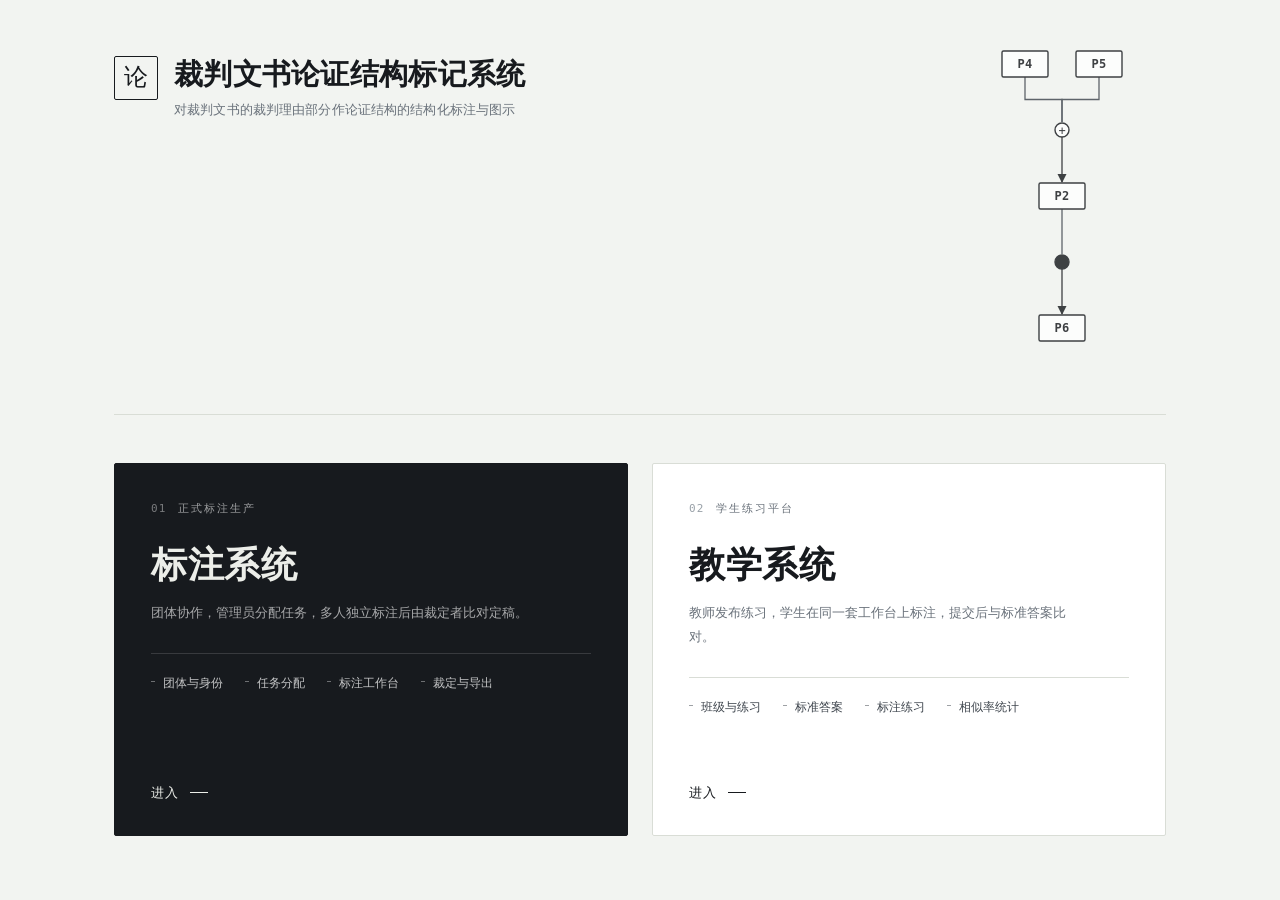
<file: prototype/index.html>
<!DOCTYPE html>
<html lang="zh-CN">
<head>
<meta charset="UTF-8">
<meta name="viewport" content="width=device-width, initial-scale=1">
<title>裁判文书论证结构标记系统</title>
<link rel="stylesheet" href="assets/css/tokens.css">
<link rel="stylesheet" href="assets/css/base.css">
<link rel="stylesheet" href="assets/css/components.css">
<link rel="stylesheet" href="assets/css/entry.css">
</head>
<body>

<div class="entry">

  <header class="entry-head">
    <div class="entry-brand">
      <div class="mark">论</div>
      <div>
        <h1>裁判文书论证结构标记系统</h1>
        <p>对裁判文书的裁判理由部分作论证结构的结构化标注与图示</p>
      </div>
    </div>
    <div class="entry-fig" id="entry-fig"></div>
  </header>

  <main class="entry-cards">

    <a class="ecard ecard--ink" href="labeling.html">
      <div class="ecard-top">
        <span class="ecard-no">01</span>
        <span class="ecard-kind">正式标注生产</span>
      </div>
      <h2>标注系统</h2>
      <p class="ecard-desc">团体协作，管理员分配任务，多人独立标注后由裁定者比对定稿。</p>
      <ul class="ecard-list">
        <li>团体与身份</li>
        <li>任务分配</li>
        <li>标注工作台</li>
        <li>裁定与导出</li>
      </ul>
      <span class="ecard-go">进入</span>
    </a>

    <a class="ecard" href="teaching.html">
      <div class="ecard-top">
        <span class="ecard-no">02</span>
        <span class="ecard-kind">学生练习平台</span>
      </div>
      <h2>教学系统</h2>
      <p class="ecard-desc">教师发布练习，学生在同一套工作台上标注，提交后与标准答案比对。</p>
      <ul class="ecard-list">
        <li>班级与练习</li>
        <li>标准答案</li>
        <li>标注练习</li>
        <li>相似率统计</li>
      </ul>
      <span class="ecard-go">进入</span>
    </a>

  </main>

</div>

<script src="assets/js/core/data.js"></script>
<script src="assets/js/core/formal.js"></script>
<script src="assets/js/core/graph.js"></script>
<script src="assets/js/core/diagram.js"></script>
<script src="assets/js/core/ui.js"></script>
<script>
(function () {
  'use strict';

  /* 页首图示：指南 §7 文书一 R1–R3 的真实结构，尺寸即实际渲染尺寸 */
  var elements = [
    { seq: 'P4', code: 'SM' }, { seq: 'P5', code: 'SF' },
    { seq: 'P2', code: 'GM' }, { seq: 'P6', code: 'SM' }
  ];
  var relations = [
    { id: 'R1', tree: { t: 'J', c: [{ p: 'P4' }, { p: 'P5' }] } },
    { id: 'R2', tree: { t: 'M', c: [{ t: 'J', c: [{ p: 'P4' }, { p: 'P5' }] }, { p: 'P2' }] } },
    { id: 'R3', tree: { t: 'S', c: [{ t: 'M', c: [{ t: 'J', c: [{ p: 'P4' }, { p: 'P5' }] }, { p: 'P2' }] }, { p: 'P6' }] } }
  ];
  var lay = Graph.layout(elements, relations, { gapY: 40, propW: 46, propH: 26, relR: 7, padX: 8, padY: 8 });
  var out = Diagram.render(lay, {});
  document.getElementById('entry-fig').appendChild(out.svg);
})();
</script>
</body>
</html>
</file>
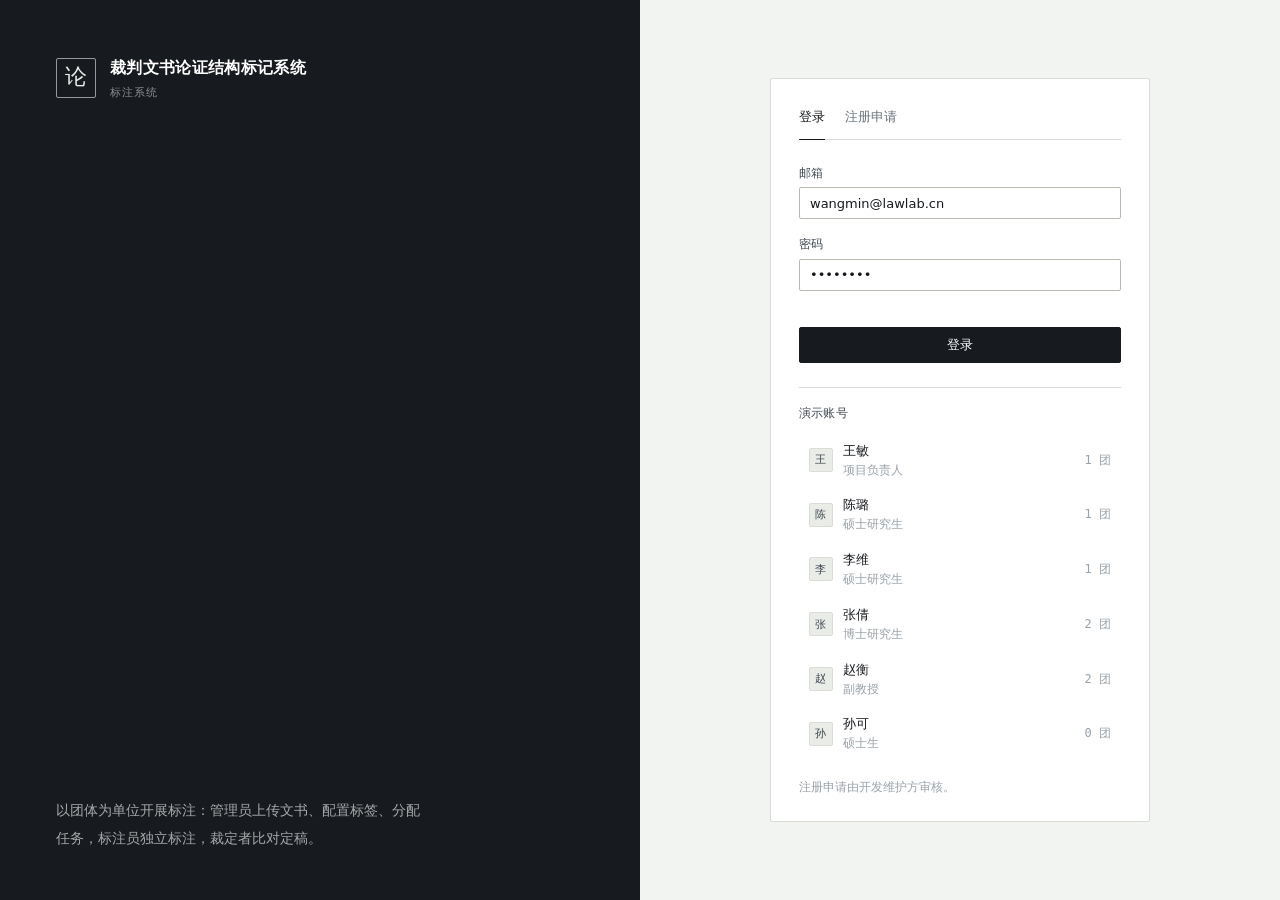
<file: prototype/labeling.html>
<!DOCTYPE html>
<html lang="zh-CN">
<head>
<meta charset="UTF-8">
<meta name="viewport" content="width=device-width, initial-scale=1">
<title>标注系统 · 裁判文书论证结构标记系统</title>
<link rel="stylesheet" href="assets/css/tokens.css">
<link rel="stylesheet" href="assets/css/base.css">
<link rel="stylesheet" href="assets/css/auth.css">
<link rel="stylesheet" href="assets/css/shell.css">
<link rel="stylesheet" href="assets/css/components.css">
<link rel="stylesheet" href="assets/css/pages.css">
<link rel="stylesheet" href="assets/css/systems.css">
</head>
<body>

<div id="root"></div>
<div id="toasts" class="toasts"></div>

<script src="assets/js/core/data.js"></script>
<script src="assets/js/core/text.js"></script>
<script src="assets/js/core/formal.js"></script>
<script src="assets/js/core/graph.js"></script>
<script src="assets/js/core/diagram.js"></script>
<script src="assets/js/core/ui.js"></script>

<script src="assets/js/labeling/store.js"></script>

<script src="assets/js/labeling/pages/overview.js"></script>
<script src="assets/js/labeling/pages/workbench.js"></script>
<script src="assets/js/labeling/pages/docs.js"></script>
<script src="assets/js/labeling/pages/taxonomy.js"></script>
<script src="assets/js/labeling/pages/tasks.js"></script>
<script src="assets/js/labeling/pages/members.js"></script>
<script src="assets/js/labeling/pages/output.js"></script>
<script src="assets/js/labeling/pages/mine.js"></script>
<script src="assets/js/labeling/pages/arbitrate.js"></script>
<script src="assets/js/labeling/pages/finalized.js"></script>
<script src="assets/js/labeling/pages/review.js"></script>
<script src="assets/js/shared/workbench.js"></script>

<script src="assets/js/labeling/app.js"></script>
</body>
</html>
</file>
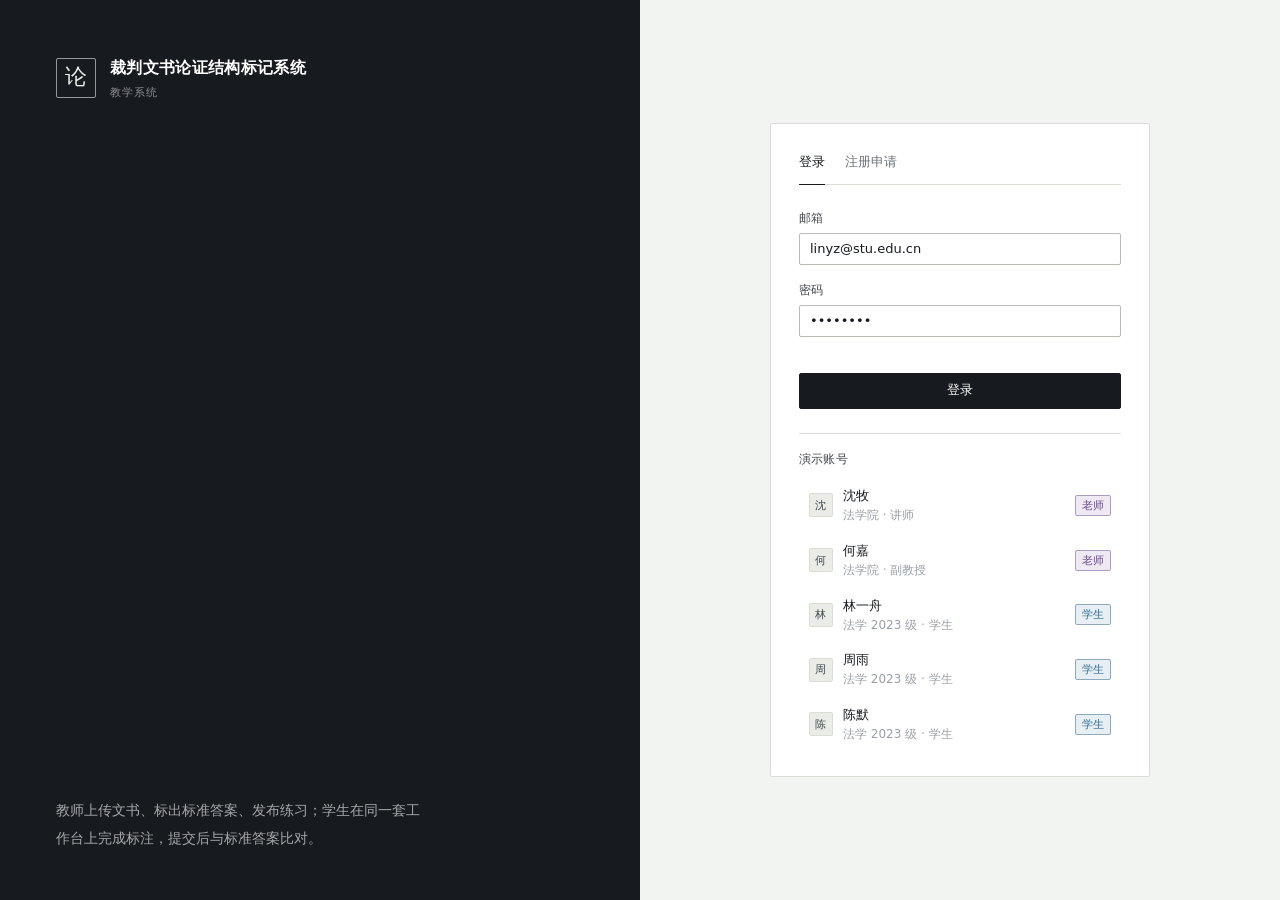
<file: prototype/teaching.html>
<!DOCTYPE html>
<html lang="zh-CN">
<head>
<meta charset="UTF-8">
<meta name="viewport" content="width=device-width, initial-scale=1">
<title>教学系统 · 裁判文书论证结构标记系统</title>
<link rel="stylesheet" href="assets/css/tokens.css">
<link rel="stylesheet" href="assets/css/base.css">
<link rel="stylesheet" href="assets/css/auth.css">
<link rel="stylesheet" href="assets/css/shell.css">
<link rel="stylesheet" href="assets/css/components.css">
<link rel="stylesheet" href="assets/css/pages.css">
<link rel="stylesheet" href="assets/css/systems.css">
</head>
<body>

<div id="root"></div>
<div id="toasts" class="toasts"></div>

<script src="assets/js/core/data.js"></script>
<script src="assets/js/core/text.js"></script>
<script src="assets/js/core/formal.js"></script>
<script src="assets/js/core/graph.js"></script>
<script src="assets/js/core/diagram.js"></script>
<script src="assets/js/core/ui.js"></script>

<script src="assets/js/teaching/store.js"></script>

<script src="assets/js/teaching/pages/overview.js"></script>
<script src="assets/js/teaching/pages/workbench.js"></script>
<script src="assets/js/teaching/pages/docs.js"></script>
<script src="assets/js/teaching/pages/answers.js"></script>
<script src="assets/js/teaching/pages/answer.js"></script>
<script src="assets/js/teaching/pages/exercises.js"></script>
<script src="assets/js/teaching/pages/members.js"></script>
<script src="assets/js/teaching/pages/stats.js"></script>
<script src="assets/js/teaching/pages/scores.js"></script>
<script src="assets/js/shared/workbench.js"></script>

<script src="assets/js/teaching/app.js"></script>
</body>
</html>
</file>
<file: prototype/assets/css/tokens.css>
/* ==========================================================================
   设计令牌
   底色取自判例集的纸与墨；饱和度全部留给分类编码。
   朱色为保留色：仅出现于「裁定 / 定稿 / 不可回退」语境。
   ========================================================================== */

:root {
  /* ---- 纸与墨 ---------------------------------------------------------- */
  --paper:        #f2f4f1;   /* 冷调纸灰（非奶油色） */
  --paper-raised: #ffffff;
  --paper-sunken: #e9ece7;
  --paper-tint:   #f7f8f6;

  --rule:         #d9ddd6;   /* 细线：判例集的栏线 */
  --rule-strong:  #b7bdb3;
  --rule-ink:     #171a1e;

  --ink:          #171a1e;
  --ink-2:        #3e454d;
  --ink-3:        #6a727b;
  --ink-4:        #99a1a8;
  --ink-5:        #c2c8cd;

  /* ---- 朱（保留色） ---------------------------------------------------- */
  --seal:         #8e2a22;
  --seal-ink:     #6f1f19;
  --seal-wash:    #f6e8e5;
  --seal-rule:    #dfb9b3;

  /* ---- 命题类型（一级） ------------------------------------------------ */
  --t-sf:         #2f6f8f;   /* 个别事实判断 */
  --t-sf-wash:    #e7eff4;
  --t-gf:         #4a7c59;   /* 一般事实判断 */
  --t-gf-wash:    #e8f0ea;
  --t-sm:         #b5651d;   /* 个别规范判断 */
  --t-sm-wash:    #f8eee2;
  --t-gm:         #6e4b8e;   /* 一般规范判断 */
  --t-gm-wash:    #efe9f4;
  --t-is:         #5a6b7d;   /* 争议焦点 */
  --t-is-wash:    #eceff2;
  --t-non:        #8d959c;   /* 非论证成分 */
  --t-non-wash:   #f0f1f2;

  /* ---- 二级标签（GM / SM 子类） ---------------------------------------- */
  --t-sub:        #8a6a3b;
  --t-sub-wash:   #f5efe4;

  /* ---- 语义色 ---------------------------------------------------------- */
  --ok:           #3f7a52;
  --ok-wash:      #e8f1ea;
  --warn:         #a8761c;
  --warn-wash:    #f8f1df;
  --danger:       var(--seal);
  --danger-wash:  var(--seal-wash);

  /* ---- 字体 ------------------------------------------------------------ */
  /* 文书正文用仿宋（裁判文书的实际印刷字体）；界面与标题一律用雅黑。
     标题曾用仿宋追求判例集质感，但小字号下发虚、且与界面字体混杂显得花，故统一。 */
  --font-display: "Microsoft YaHei", "微软雅黑", "PingFang SC", "Hiragino Sans GB", "Noto Sans CJK SC", system-ui, sans-serif;
  --font-doc:     "FangSong", "仿宋", "FangSong_GB2312", "STFangsong", "Songti SC", "SimSun", serif;
  --font-ui:      "Microsoft YaHei", "微软雅黑", "PingFang SC", "Hiragino Sans GB", "Noto Sans CJK SC", system-ui, sans-serif;
  --font-mono:    "Cascadia Mono", "Consolas", "SF Mono", "DejaVu Sans Mono", ui-monospace, monospace;

  /* 标题字重：雅黑细分 Regular/Bold，标题取 600 以见分量 */
  --fw-display: 600;

  --fs-11: 11px;  --fs-12: 12px;  --fs-13: 13px;  --fs-14: 14px;
  --fs-16: 16px;  --fs-19: 19px;  --fs-23: 23px;  --fs-29: 29px;
  --fs-36: 36px;  --fs-46: 46px;

  --lh-tight: 1.25;
  --lh-ui:    1.55;
  --lh-doc:   1.9;      /* 仿宋正文给足行距 */

  /* ---- 间距（4 基准） -------------------------------------------------- */
  --s1: 4px;  --s2: 8px;  --s3: 12px;  --s4: 16px;
  --s5: 24px; --s6: 32px; --s7: 48px;  --s8: 64px;

  /* ---- 方圆 ------------------------------------------------------------ */
  --r:    2px;   /* 仪器式的方角，全局统一 */
  --r-lg: 3px;
  --r-pill: 999px;

  /* ---- 层次 ------------------------------------------------------------ */
  --shadow-1: 0 1px 0 rgba(23, 26, 30, .04);
  --shadow-2: 0 1px 3px rgba(23, 26, 30, .07), 0 8px 24px -16px rgba(23, 26, 30, .28);
  --shadow-3: 0 2px 6px rgba(23, 26, 30, .09), 0 24px 48px -24px rgba(23, 26, 30, .34);

  --ring: 0 0 0 2px var(--paper-raised), 0 0 0 4px rgba(23, 26, 30, .45);

  /* ---- 尺寸 ------------------------------------------------------------ */
  --rail-w:  236px;
  --topbar-h: 52px;

  --ease: cubic-bezier(.2, .7, .3, 1);
}
</file>
<file: prototype/assets/css/base.css>
/* ==========================================================================
   基础排版与重置
   ========================================================================== */

*, *::before, *::after { box-sizing: border-box; }

html, body {
  height: 100%;
  margin: 0;
}

body {
  background: var(--paper);
  color: var(--ink);
  font-family: var(--font-ui);
  font-size: var(--fs-14);
  line-height: var(--lh-ui);
  -webkit-font-smoothing: antialiased;
  text-rendering: optimizeLegibility;
}

h1, h2, h3, h4, h5 {
  margin: 0;
  font-weight: 400;
  line-height: var(--lh-tight);
}

p { margin: 0; }

a { color: inherit; text-decoration: none; }

button, input, select, textarea {
  font: inherit;
  color: inherit;
}

button { cursor: pointer; background: none; border: none; padding: 0; }

ul, ol { margin: 0; padding: 0; list-style: none; }

table { border-collapse: collapse; width: 100%; }

svg { display: block; }

::selection { background: #cfd8c9; color: var(--ink); }

/* ---- 焦点：键盘可见，鼠标不打扰 ---------------------------------------- */
:focus { outline: none; }
:focus-visible {
  outline: 2px solid var(--ink);
  outline-offset: 2px;
  border-radius: var(--r);
}

/* ---- 滚动条：细，安静 -------------------------------------------------- */
* { scrollbar-width: thin; scrollbar-color: var(--ink-5) transparent; }
*::-webkit-scrollbar { width: 9px; height: 9px; }
*::-webkit-scrollbar-track { background: transparent; }
*::-webkit-scrollbar-thumb {
  background: var(--ink-5);
  border: 2px solid transparent;
  background-clip: content-box;
  border-radius: var(--r-pill);
}
*::-webkit-scrollbar-thumb:hover { background: var(--ink-4); background-clip: content-box; }

/* ==========================================================================
   排版基元
   ========================================================================== */

/* 页标题 */
.title {
  font-family: var(--font-display);
  font-size: var(--fs-29);
  font-weight: var(--fw-display);
  letter-spacing: .01em;
  line-height: 1.3;
}
.title-sm {
  font-family: var(--font-display);
  font-size: var(--fs-19);
  font-weight: var(--fw-display);
  letter-spacing: .01em;
}

/* 小节标题：无衬线，全部小写感官（中文无大小写，用字重与字距区分） */
.section-title {
  font-size: var(--fs-13);
  font-weight: 600;
  color: var(--ink-2);
  letter-spacing: .06em;
}

/* 说明文字 */
.muted   { color: var(--ink-3); }
.faint   { color: var(--ink-4); }
.tiny    { font-size: var(--fs-12); }
.micro   { font-size: var(--fs-11); }

/* 形式化表达：本系统的一等公民，一律等宽 */
.formal, .mono, .seq {
  font-family: var(--font-mono);
  font-variant-numeric: tabular-nums;
}
.formal { letter-spacing: -.01em; }
.seq    { font-weight: 600; }

/* 数字：等宽，便于纵向比对 */
.num { font-family: var(--font-mono); font-variant-numeric: tabular-nums; }

/* 判例集式的细分隔线 */
.hr { height: 1px; background: var(--rule); border: 0; margin: 0; }

/* 视觉隐藏 */
.sr {
  position: absolute; width: 1px; height: 1px;
  padding: 0; margin: -1px; overflow: hidden;
  clip: rect(0 0 0 0); white-space: nowrap; border: 0;
}

/* ==========================================================================
   动效
   ========================================================================== */
@media (prefers-reduced-motion: reduce) {
  *, *::before, *::after {
    animation-duration: .001ms !important;
    animation-iteration-count: 1 !important;
    transition-duration: .001ms !important;
    scroll-behavior: auto !important;
  }
}
</file>
<file: prototype/assets/css/components.css>
/* ==========================================================================
   组件
   ========================================================================== */

/* ---- 按钮 -------------------------------------------------------------- */
.btn {
  display: inline-flex;
  align-items: center;
  justify-content: center;
  gap: 6px;
  height: 30px;
  padding: 0 12px;
  border: 1px solid var(--rule-strong);
  border-radius: var(--r);
  background: var(--paper-raised);
  color: var(--ink);
  font-size: var(--fs-13);
  white-space: nowrap;
  transition: background .13s var(--ease), border-color .13s var(--ease), color .13s var(--ease);
}
.btn:hover { background: var(--paper-tint); border-color: var(--ink-4); }
.btn:active { background: var(--paper-sunken); }
.btn[disabled], .btn.is-disabled {
  opacity: .42; cursor: not-allowed; background: var(--paper-raised); border-color: var(--rule);
}
.btn--primary {
  background: var(--ink); border-color: var(--ink); color: #fff;
}
.btn--primary:hover { background: #2b3138; border-color: #2b3138; }
.btn--seal {
  background: var(--seal); border-color: var(--seal); color: #fff;
}
.btn--seal:hover { background: var(--seal-ink); border-color: var(--seal-ink); }
.btn--ghost { border-color: transparent; background: transparent; color: var(--ink-2); }
.btn--ghost:hover { background: var(--paper-sunken); border-color: transparent; }
.btn--sm { height: 25px; padding: 0 9px; font-size: var(--fs-12); }
.btn--block { width: 100%; }
.btn--link {
  height: auto; padding: 0; border: 0; background: none;
  color: var(--ink-2); text-decoration: underline; text-underline-offset: 3px;
  text-decoration-color: var(--ink-5);
}
.btn--link:hover { background: none; color: var(--ink); text-decoration-color: var(--ink); }

/* ---- 输入 -------------------------------------------------------------- */
.field { display: block; margin-bottom: var(--s4); }
.field-label {
  display: block;
  font-size: var(--fs-12);
  color: var(--ink-2);
  margin-bottom: 5px;
  letter-spacing: .02em;
}
.field-hint { font-size: var(--fs-11); color: var(--ink-4); margin-top: 4px; }

.input, .select, .textarea {
  width: 100%;
  height: 32px;
  padding: 0 10px;
  border: 1px solid var(--rule-strong);
  border-radius: var(--r);
  background: var(--paper-raised);
  font-size: var(--fs-13);
  transition: border-color .13s var(--ease), box-shadow .13s var(--ease);
}
.textarea { height: auto; min-height: 90px; padding: 8px 10px; line-height: 1.7; resize: vertical; font-family: var(--font-doc); font-size: var(--fs-14); }
.input:hover, .select:hover, .textarea:hover { border-color: var(--ink-4); }
.input:focus, .select:focus, .textarea:focus {
  border-color: var(--ink);
  box-shadow: 0 0 0 3px rgba(23, 26, 30, .09);
  outline: none;
}
.input::placeholder, .textarea::placeholder { color: var(--ink-5); }
.input--mono { font-family: var(--font-mono); font-size: var(--fs-12); }

.select {
  appearance: none;
  background-image: linear-gradient(45deg, transparent 50%, var(--ink-3) 50%),
                    linear-gradient(135deg, var(--ink-3) 50%, transparent 50%);
  background-position: calc(100% - 15px) 14px, calc(100% - 10px) 14px;
  background-size: 5px 5px, 5px 5px;
  background-repeat: no-repeat;
  padding-right: 28px;
}
.select--sm { height: 26px; font-size: var(--fs-12); background-position: calc(100% - 15px) 11px, calc(100% - 10px) 11px; }

/* 复选 / 单选 */
.check { display: inline-flex; align-items: center; gap: 7px; font-size: var(--fs-13); cursor: pointer; }
.check input { accent-color: var(--ink); width: 14px; height: 14px; }

/* 分段控件 */
.seg {
  display: inline-flex;
  border: 1px solid var(--rule-strong);
  border-radius: var(--r);
  overflow: hidden;
  background: var(--paper-raised);
}
.seg button {
  padding: 0 11px;
  height: 28px;
  font-size: var(--fs-12);
  color: var(--ink-3);
  border-right: 1px solid var(--rule);
  transition: background .13s var(--ease), color .13s var(--ease);
}
.seg button:last-child { border-right: 0; }
.seg button:hover { background: var(--paper-tint); color: var(--ink-2); }
.seg button.is-on { background: var(--ink); color: #fff; }
.seg--sm button { height: 24px; padding: 0 9px; font-size: var(--fs-11); }

/* ---- 面板：以细线分栏，不用圆角卡片堆叠 -------------------------------- */
.panel {
  background: var(--paper-raised);
  border: 1px solid var(--rule);
  border-radius: var(--r);
  margin-bottom: var(--s4);
}
.panel-head {
  display: flex;
  align-items: center;
  gap: var(--s3);
  padding: var(--s3) var(--s4);
  border-bottom: 1px solid var(--rule);
  min-height: 44px;
}
.panel-head--plain { border-bottom: 0; padding-bottom: 0; }
.panel-title {
  font-size: var(--fs-14);
  font-weight: 600;
  letter-spacing: .02em;
}
.panel-title--display { font-family: var(--font-display); font-size: var(--fs-16); font-weight: var(--fw-display); letter-spacing: .01em; }
.panel-note { font-size: var(--fs-12); color: var(--ink-3); }
.panel-body { padding: var(--s4); }
.panel-body--flush { padding: 0; }
.panel-body--tight { padding: var(--s3) var(--s4); }
.panel-foot {
  padding: var(--s3) var(--s4);
  border-top: 1px solid var(--rule);
  background: var(--paper-tint);
  display: flex; align-items: center; gap: var(--s3);
}
.spacer { flex: 1; }

.grid-2 { display: grid; grid-template-columns: repeat(2, minmax(0, 1fr)); gap: var(--s4); }
.grid-3 { display: grid; grid-template-columns: repeat(3, minmax(0, 1fr)); gap: var(--s4); }
.grid-4 { display: grid; grid-template-columns: repeat(4, minmax(0, 1fr)); gap: var(--s4); }
@media (max-width: 1080px) {
  .grid-3, .grid-4 { grid-template-columns: repeat(2, minmax(0, 1fr)); }
}
@media (max-width: 720px) {
  .grid-2, .grid-3, .grid-4 { grid-template-columns: minmax(0, 1fr); }
}

/* ---- 标签 / 徽标 -------------------------------------------------------- */
.tag {
  display: inline-flex;
  align-items: center;
  gap: 5px;
  height: 20px;
  padding: 0 7px;
  border-radius: var(--r);
  font-size: var(--fs-11);
  font-family: var(--font-mono);
  letter-spacing: .02em;
  border: 1px solid var(--rule-strong);
  background: var(--paper-tint);
  color: var(--ink-2);
  white-space: nowrap;
}
.tag--sm { height: 17px; padding: 0 5px; font-size: 10px; }
.tag--plain { font-family: var(--font-ui); }

/* 类型标签：左侧色块即分类编码 */
.tag--type { font-family: var(--font-mono); padding-left: 5px; }
.tag--type .dot { width: 7px; height: 7px; border-radius: 1px; flex: none; }

/* 边框色为各类型色与栏线色的固定混合值（避免依赖 color-mix） */
.t-sf  { color: var(--t-sf);  border-color: #8ea9ba; background: var(--t-sf-wash); }
.t-gf  { color: var(--t-gf);  border-color: #9db3a4; background: var(--t-gf-wash); }
.t-sm  { color: var(--t-sm);  border-color: #d4b087; background: var(--t-sm-wash); }
.t-gm  { color: var(--t-gm);  border-color: #ad9cc2; background: var(--t-gm-wash); }
.t-is  { color: var(--t-is);  border-color: #a6b0ba; background: var(--t-is-wash); }
.t-non { color: var(--t-non); border-color: #c0c6ca; background: var(--t-non-wash); }
.dot.t-sf { background: var(--t-sf); border: 0; }
.dot.t-gf { background: var(--t-gf); border: 0; }
.dot.t-sm { background: var(--t-sm); border: 0; }
.dot.t-gm { background: var(--t-gm); border: 0; }
.dot.t-is { background: var(--t-is); border: 0; }
.dot.t-non { background: var(--t-non); border: 0; }

.badge {
  display: inline-flex; align-items: center; gap: 5px;
  height: 20px; padding: 0 8px;
  border-radius: var(--r-pill);
  font-size: var(--fs-11);
  border: 1px solid var(--rule-strong);
  background: var(--paper-tint);
  color: var(--ink-2);
}
.badge--ok     { background: var(--ok-wash);     border-color: #bcd6c3; color: var(--ok); }
.badge--warn   { background: var(--warn-wash);   border-color: #e2cd9e; color: var(--warn); }
.badge--seal   { background: var(--seal-wash);   border-color: var(--seal-rule); color: var(--seal); }
.badge--muted  { background: var(--paper-sunken); border-color: var(--rule); color: var(--ink-3); }
.badge--ink    { background: var(--ink); border-color: var(--ink); color: #fff; }

/* ---- 角色标记（§6.4 角色权限） ----------------------------------------- */
.role-chip {
  font-size: var(--fs-11);
  padding: 1px 6px;
  border-radius: var(--r);
  border: 1px solid var(--rule-strong);
  color: var(--ink-3);
  background: var(--paper-tint);
}
.role-chip--creator   { color: var(--t-gm); border-color: #ad9cc2; background: var(--t-gm-wash); }
.role-chip--annotator { color: var(--t-sf); border-color: #8ea9ba; background: var(--t-sf-wash); }
.role-chip--arbiter   { color: var(--seal); border-color: var(--seal-rule); background: var(--seal-wash); }
.role-chip--student   { color: var(--t-gf); border-color: #9db3a4; background: var(--t-gf-wash); }

/* ---- 表格：账册式，横线为主，无竖线 ------------------------------------ */
.tbl { width: 100%; font-size: var(--fs-13); }
.tbl th {
  text-align: left;
  font-weight: 600;
  font-size: var(--fs-12);
  color: var(--ink-3);
  letter-spacing: .04em;
  padding: var(--s3) var(--s3);
  border-bottom: 1px solid var(--rule-strong);
  white-space: nowrap;
}
.tbl td {
  padding: var(--s3) var(--s3);
  border-bottom: 1px solid var(--rule);
  vertical-align: top;
}
.tbl tbody tr:last-child td { border-bottom: 0; }
.tbl tbody tr:hover { background: var(--paper-tint); }
.tbl .num, .tbl .mono { font-size: var(--fs-12); }
.tbl--fixed { table-layout: fixed; }
.tbl--compact th, .tbl--compact td { padding: 7px var(--s3); }

/* ---- 统计（工作台） ---------------------------------------------------- */
.stat {
  background: var(--paper-raised);
  border: 1px solid var(--rule);
  border-radius: var(--r);
  padding: var(--s4);
}
.stat-label { font-size: var(--fs-12); color: var(--ink-3); display: flex; align-items: center; gap: var(--s2); }
.stat-value {
  font-family: var(--font-mono);
  font-size: var(--fs-36);
  line-height: 1.1;
  margin-top: var(--s2);
  letter-spacing: -.02em;
}
.stat-unit { font-size: var(--fs-14); color: var(--ink-3); margin-left: 3px; }
.stat-foot { font-size: var(--fs-12); color: var(--ink-4); margin-top: var(--s2); }

/* ---- 分布条 ------------------------------------------------------------ */
.bar-row { display: grid; grid-template-columns: 148px 1fr 46px; align-items: center; gap: var(--s3); margin-bottom: 9px; }
.bar-track { height: 16px; background: var(--paper-sunken); border-radius: var(--r); overflow: hidden; }
.bar-fill { height: 100%; border-radius: var(--r); }
.bar-val { font-family: var(--font-mono); font-size: var(--fs-12); text-align: right; color: var(--ink-2); }

/* ---- 阶段卡（工作台的流程全貌） ---------------------------------------- */
.stage-card {
  display: block;
  width: 100%;
  text-align: left;
  border: 1px solid var(--rule);
  border-radius: var(--r);
  background: var(--paper-raised);
  padding: var(--s4);
  transition: border-color .14s var(--ease), background .14s var(--ease);
}
.stage-card:hover { border-color: var(--ink-4); }
.stage-card.is-current { border-color: var(--ink); background: var(--paper-tint); }
.stage-card.is-done { background: var(--paper-tint); }
.stage-card.is-locked { opacity: .58; cursor: not-allowed; }
.stage-card-top { display: flex; align-items: center; gap: var(--s2); margin-bottom: var(--s2); }
.stage-no {
  font-family: var(--font-mono);
  font-size: var(--fs-11);
  color: var(--ink-3);
  border: 1px solid var(--rule-strong);
  border-radius: var(--r);
  padding: 0 4px;
  line-height: 15px;
}
.stage-card.is-current .stage-no { color: #fff; background: var(--ink); border-color: var(--ink); }
.stage-name { font-size: var(--fs-14); font-weight: 600; }
.stage-desc { font-size: var(--fs-12); color: var(--ink-3); line-height: 1.6; }

/* ---- 提示条 ------------------------------------------------------------ */
.callout {
  display: flex;
  gap: var(--s3);
  padding: var(--s3) var(--s4);
  border: 1px solid var(--rule);
  border-left: 2px solid var(--ink-3);
  border-radius: var(--r);
  background: var(--paper-tint);
  font-size: var(--fs-12);
  color: var(--ink-2);
  line-height: 1.65;
}
.callout--rule { border-left-color: var(--t-gm); background: var(--t-gm-wash); }
.callout--seal { border-left-color: var(--seal); background: var(--seal-wash); color: var(--seal-ink); }
.callout--warn { border-left-color: var(--warn); background: var(--warn-wash); }
.callout b { font-weight: 600; }

/* ---- 空态 -------------------------------------------------------------- */
.empty {
  text-align: center;
  padding: var(--s7) var(--s4);
  color: var(--ink-3);
}
.empty-title { font-family: var(--font-display); font-size: var(--fs-16); font-weight: var(--fw-display); color: var(--ink-2); margin-bottom: var(--s2); }
.empty-desc { font-size: var(--fs-12); line-height: 1.7; max-width: 380px; margin: 0 auto var(--s4); }

/* ---- 提示浮层 ---------------------------------------------------------- */
.toasts {
  position: fixed;
  right: var(--s5); bottom: var(--s5);
  z-index: 90;
  display: flex; flex-direction: column; gap: var(--s2);
  align-items: flex-end;
}
.toast {
  background: var(--ink);
  color: #fff;
  padding: 9px var(--s4);
  border-radius: var(--r);
  font-size: var(--fs-13);
  box-shadow: var(--shadow-2);
  max-width: 380px;
  animation: toast-in .2s var(--ease);
}
.toast--seal { background: var(--seal); }
.toast--quiet { background: var(--paper-raised); color: var(--ink); border: 1px solid var(--rule-strong); }
@keyframes toast-in { from { opacity: 0; transform: translateY(6px); } to { opacity: 1; transform: none; } }

/* ---- 弹层 -------------------------------------------------------------- */
.mask {
  position: fixed; inset: 0;
  background: rgba(23, 26, 30, .38);
  display: grid; place-items: center;
  z-index: 100;
  padding: var(--s5);
  animation: mask-in .16s var(--ease);
}
@keyframes mask-in { from { opacity: 0; } to { opacity: 1; } }
.sheet {
  background: var(--paper-raised);
  border-radius: var(--r);
  box-shadow: var(--shadow-3);
  width: min(720px, 100%);
  max-height: 86vh;
  display: flex;
  flex-direction: column;
  overflow: hidden;
}
.sheet--wide { width: min(1040px, 100%); }
.sheet-head {
  padding: var(--s4) var(--s5);
  border-bottom: 1px solid var(--rule);
  display: flex; align-items: center; gap: var(--s3);
}
.sheet-title { font-family: var(--font-display); font-size: var(--fs-19); font-weight: var(--fw-display); letter-spacing: .01em; }
.sheet-body { padding: var(--s5); overflow: auto; }
.sheet-foot {
  padding: var(--s3) var(--s5);
  border-top: 1px solid var(--rule);
  background: var(--paper-tint);
  display: flex; align-items: center; gap: var(--s3);
}

/* ---- 键位 -------------------------------------------------------------- */
.kbd {
  font-family: var(--font-mono);
  font-size: 10px;
  padding: 1px 5px;
  border: 1px solid var(--rule-strong);
  border-bottom-width: 2px;
  border-radius: var(--r);
  background: var(--paper-raised);
  color: var(--ink-3);
}

/* ==========================================================================
   论证图示
   ========================================================================== */
.diagram-svg { display: block; overflow: visible; }

.dg-prop-box {
  fill: var(--paper-raised);
  stroke: var(--ink);
  stroke-width: 1.4;
}
.dg-prop-label {
  font-family: var(--font-mono);
  font-size: 12px;
  font-weight: 600;
  fill: var(--ink);
  letter-spacing: .02em;
  pointer-events: none;
}
.dg-prop-tint { opacity: .85; }

.dg-rel-circle { stroke: var(--ink); stroke-width: 1.4; }
.dg-rel--solid  { fill: var(--ink); }
.dg-rel--hollow { fill: var(--paper-raised); }
.dg-rel--plus   { fill: var(--paper-raised); }
.dg-rel-plus {
  font-family: var(--font-mono);
  font-size: 12px;
  fill: var(--ink);
  pointer-events: none;
}

.dg-edge { fill: none; stroke: var(--ink); stroke-width: 1.3; }
.dg-edge--in { stroke: var(--ink-2); }

.dg-hit { fill: transparent; cursor: pointer; }
.dg-hit--circle { cursor: pointer; }

.dg-node.is-selected .dg-prop-box { stroke: var(--seal); stroke-width: 2; }
.dg-node.is-selected .dg-prop-label { fill: var(--seal); }
.dg-node.is-selected .dg-rel-circle { stroke: var(--seal); stroke-width: 2; }
.dg-node.is-highlight .dg-prop-box { stroke: var(--t-sm); stroke-width: 2; }

.diagram-block-label {
  font-family: var(--font-ui);
  font-size: var(--fs-11);
  fill: var(--ink-3);
  letter-spacing: .1em;
}

/* 图示容器 */
.diagram-stage {
  position: relative;
  overflow: hidden;
  background:
    linear-gradient(var(--paper-tint), var(--paper-tint)),
    repeating-linear-gradient(0deg, transparent 0 23px, rgba(23,26,30,.035) 23px 24px),
    repeating-linear-gradient(90deg, transparent 0 23px, rgba(23,26,30,.035) 23px 24px);
  background-blend-mode: normal;
  flex: 1;
  min-height: 0;
  cursor: grab;
}
.diagram-stage.is-panning { cursor: grabbing; }
.diagram-stage.is-linking { cursor: crosshair; }
.diagram-viewport { transform-origin: 0 0; }

.diagram-tools {
  position: absolute;
  right: var(--s3); bottom: var(--s3);
  display: flex; gap: 4px;
  background: var(--paper-raised);
  border: 1px solid var(--rule-strong);
  border-radius: var(--r);
  padding: 3px;
  box-shadow: var(--shadow-1);
  z-index: 3;
}
.diagram-tools button {
  width: 26px; height: 26px;
  display: grid; place-items: center;
  border-radius: var(--r);
  color: var(--ink-2);
  font-size: var(--fs-13);
}
.diagram-tools button:hover { background: var(--paper-sunken); }
.diagram-tools button.is-on { background: var(--ink); color: #fff; }

/* 图例：默认贴左上；放进面板头时改为横向排布 */
.diagram-legend {
  position: absolute;
  left: var(--s3); top: var(--s3);
  background: rgba(255, 255, 255, .94);
  border: 1px solid var(--rule);
  border-radius: var(--r);
  padding: 7px 10px;
  font-size: var(--fs-11);
  color: var(--ink-2);
  display: flex;
  flex-direction: column;
  gap: 4px;
  z-index: 3;
  pointer-events: none;
}
.diagram-legend .lg { display: flex; align-items: center; gap: 6px; }
.pane-head > .diagram-legend {
  border: 0;
  padding: 0;
  background: none;
  flex-direction: row;
  gap: var(--s4);
  color: var(--ink-3);
  margin-left: var(--s4);
}
@media (max-width: 1400px) {
  .pane-head > .diagram-legend { display: none; }
}

/* 连接拖拽中的引导线 */
.dg-linkline {
  stroke: var(--seal);
  stroke-width: 1.6;
  stroke-dasharray: 4 3;
  fill: none;
  pointer-events: none;
}

/* ==========================================================================
   原文区（裁判文书的排版基因）
   ========================================================================== */
.src {
  font-family: var(--font-doc);
  font-size: 15px;
  line-height: var(--lh-doc);
  color: var(--ink);
  padding: var(--s4) var(--s5) var(--s6);
  letter-spacing: .01em;
}
.src p { margin: 0 0 var(--s3); text-indent: 2em; }
.src-lead { color: var(--ink-3); }

/* 原文中的命题标记：加框 + 上标序号，照 PDF §3 步骤一的「文字加框模式」 */
.el {
  position: relative;
  border-bottom: 1.5px solid var(--rule-strong);
  padding: 1px 0 2px;
  cursor: pointer;
  transition: background .12s var(--ease), border-color .12s var(--ease);
}
.el:hover { background: var(--paper-sunken); border-bottom-color: var(--ink-3); }
.el.is-active { background: #e6ebdf; border-bottom-color: var(--ink); }
.el.is-bare { border-bottom-style: dashed; }
.el::after {
  content: attr(data-seq);
  font-family: var(--font-mono);
  font-size: 9px;
  vertical-align: super;
  margin-left: 2px;
  color: var(--ink-3);
  letter-spacing: 0;
}
.el.is-active::after { color: var(--seal); font-weight: 600; }
/* 类型由下划线颜色承载；未标注的保持虚线灰 */
.el.is-typed { border-bottom-width: 2px; border-bottom-style: solid; }

/* 待切割的建议框（虚线，可点击成要素） */
.cut {
  border-bottom: 1px dashed var(--ink-5);
  cursor: pointer;
  padding: 1px 0 2px;
}
.cut:hover { background: var(--paper-sunken); border-bottom-color: var(--ink-3); }
.cut.is-dropped { color: var(--ink-4); }

/* ==========================================================================
   命题列表（账册）
   ========================================================================== */
.prop-list { }
.prop-item {
  display: grid;
  grid-template-columns: 46px 1fr 20px;
  gap: var(--s3);
  padding: var(--s3) var(--s4);
  border-bottom: 1px solid var(--rule);
  cursor: pointer;
  transition: background .12s var(--ease);
}
.prop-item:hover { background: var(--paper-tint); }
.prop-item.is-active { background: #eef1ea; box-shadow: inset 2px 0 0 var(--ink); }
.prop-seq {
  font-family: var(--font-mono);
  font-weight: 600;
  font-size: var(--fs-13);
  padding-top: 1px;
}
.prop-text {
  font-family: var(--font-doc);
  font-size: 13.5px;
  line-height: 1.65;
  color: var(--ink);
}
.prop-meta { display: flex; align-items: center; gap: 5px; margin-top: 5px; flex-wrap: wrap; }
.prop-del {
  color: var(--ink-5);
  font-size: var(--fs-14);
  line-height: 1;
  opacity: 0;
  transition: opacity .12s var(--ease);
}
.prop-item:hover .prop-del { opacity: 1; }
.prop-del:hover { color: var(--seal); }

/* 未给标签的要素 */
.prop-item.is-unlabeled .prop-seq { color: var(--seal); }
.prop-item.is-unlabeled .prop-text { color: var(--ink-2); }

/* ---- 关系区（账册式） -------------------------------------------------- */
.rel-list { }
.rel-item {
  display: grid;
  grid-template-columns: 34px 1fr auto;
  gap: var(--s3);
  align-items: center;
  padding: 8px var(--s4);
  border-bottom: 1px solid var(--rule);
}
.rel-item:hover { background: var(--paper-tint); }
.rel-id { font-family: var(--font-mono); font-size: var(--fs-11); color: var(--ink-3); }
.rel-form { font-family: var(--font-mono); font-size: var(--fs-12); color: var(--ink); word-break: break-all; }
.rel-form.is-bad { color: var(--seal); }
.rel-del { color: var(--ink-5); opacity: 0; }
.rel-item:hover .rel-del { opacity: 1; }
.rel-del:hover { color: var(--seal); }

/* ---- 标签选择面板 ------------------------------------------------------ */
.tax-pick { padding: var(--s3) var(--s4); }
.tax-group { margin-bottom: var(--s4); }
.tax-group-head {
  display: flex; align-items: center; gap: var(--s2);
  font-size: var(--fs-12);
  color: var(--ink-3);
  margin-bottom: var(--s2);
  letter-spacing: .04em;
}
.tax-opts { display: flex; flex-wrap: wrap; gap: 6px; }

.chip {
  display: inline-flex;
  align-items: center;
  gap: 6px;
  padding: 5px 9px;
  border: 1px solid var(--rule-strong);
  border-radius: var(--r);
  background: var(--paper-raised);
  font-size: var(--fs-12);
  color: var(--ink-2);
  transition: all .12s var(--ease);
  text-align: left;
}
.chip:hover { border-color: var(--ink-3); background: var(--paper-tint); }
.chip.is-on { border-color: var(--ink); background: var(--ink); color: #fff; }
.chip .code { font-family: var(--font-mono); font-size: var(--fs-11); opacity: .78; }
.chip .dot { width: 8px; height: 8px; border-radius: 1px; flex: none; }

/* ---- 差异比对 ---------------------------------------------------------- */
.diff-cols { display: grid; gap: 1px; background: var(--rule); border: 1px solid var(--rule); border-radius: var(--r); overflow: hidden; }
.diff-col { background: var(--paper-raised); }
.diff-col-head {
  padding: var(--s3) var(--s4);
  border-bottom: 1px solid var(--rule);
  display: flex; align-items: center; gap: var(--s2);
  background: var(--paper-tint);
}
.diff-cell { padding: var(--s3) var(--s4); border-bottom: 1px solid var(--rule); font-size: var(--fs-13); }
.diff-cell:last-child { border-bottom: 0; }
.diff-cell.is-picked { background: var(--ok-wash); box-shadow: inset 2px 0 0 var(--ok); }
.diff-cell.is-pickable { cursor: pointer; }
.diff-cell.is-pickable:hover { background: var(--paper-tint); }
.diff-row-label {
  display: flex; align-items: center; gap: var(--s2);
  font-size: var(--fs-12); color: var(--ink-3);
  padding: var(--s2) var(--s4);
  background: var(--paper-sunken);
  border-bottom: 1px solid var(--rule);
}
.diff-cell--void { color: var(--ink-4); font-style: normal; }

/* ---- 学生标注比对 ------------------------------------------------------ */
.score-bar { display: flex; height: 22px; border-radius: var(--r); overflow: hidden; border: 1px solid var(--rule-strong); }
.score-seg { display: grid; place-items: center; font-size: var(--fs-11); font-family: var(--font-mono); color: #fff; }
.score-seg--match { background: var(--ok); }
.score-seg--diff { background: var(--t-sm); }
.score-seg--miss { background: var(--t-non); }

/* ---- 登录 -------------------------------------------------------------- */
.gate {
  min-height: 100vh;
  display: grid;
  grid-template-columns: minmax(0, 1.15fr) minmax(0, .85fr);
  background: var(--ink);
}
@media (max-width: 900px) { .gate { grid-template-columns: minmax(0, 1fr); } }

.gate-left {
  color: #e9ece7;
  padding: var(--s8) var(--s7) var(--s6);
  display: flex;
  flex-direction: column;
  position: relative;
  overflow: hidden;
}
.gate-left::before {
  /* 底纹：指南的图示语言本身 */
  content: '';
  position: absolute; inset: 0;
  background-image:
    repeating-linear-gradient(0deg, transparent 0 47px, rgba(255,255,255,.045) 47px 48px),
    repeating-linear-gradient(90deg, transparent 0 47px, rgba(255,255,255,.045) 47px 48px);
  pointer-events: none;
}
.gate-left > * { position: relative; }
.gate-brand { display: flex; align-items: center; gap: var(--s3); margin-bottom: var(--s7); }
.gate-brand .rail-mark { width: 40px; height: 40px; font-size: 22px; }
.gate-h1 {
  font-family: var(--font-display);
  font-size: var(--fs-36);
  line-height: 1.42;
  letter-spacing: .04em;
  margin-bottom: var(--s5);
  max-width: 17em;
}
.gate-h1 em { font-style: normal; color: var(--seal); }
.gate-lede {
  font-size: var(--fs-14);
  color: rgba(255,255,255,.60);
  line-height: 1.9;
  max-width: 34em;
  font-family: var(--font-doc);
}
.gate-steps {
  margin-top: auto;
  padding-top: var(--s6);
  display: grid;
  grid-template-columns: repeat(2, minmax(0, 1fr));
  gap: var(--s4) var(--s6);
  border-top: 1px solid rgba(255,255,255,.12);
}
.gate-step { display: flex; gap: var(--s3); }
.gate-step .n { font-family: var(--font-mono); font-size: var(--fs-11); color: rgba(255,255,255,.45); padding-top: 2px; }
.gate-step .t { font-size: var(--fs-13); color: #fff; margin-bottom: 2px; }
.gate-step .d { font-size: var(--fs-11); color: rgba(255,255,255,.48); line-height: 1.6; }

/* 主视觉：真实的论证图 + 记号读法 */
.hero {
  display: grid;
  grid-template-columns: auto minmax(0, 1fr);
  gap: var(--s6);
  align-items: start;
  border-top: 1px solid rgba(255, 255, 255, .12);
  padding-top: var(--s5);
}
@media (max-width: 620px) { .hero { grid-template-columns: minmax(0, 1fr); } }

.hero-fig { flex: none; }
.hero-cap {
  display: flex;
  align-items: baseline;
  gap: 10px;
  flex-wrap: wrap;
  margin-bottom: 10px;
}
.hero-cap .src-name {
  font-size: var(--fs-11);
  letter-spacing: .12em;
  color: rgba(255, 255, 255, .45);
}
.hero-key { font-size: var(--fs-12); color: rgba(255, 255, 255, .62); }
.hero-key .form {
  font-family: var(--font-mono);
  font-size: var(--fs-12);
  color: #fff;
  letter-spacing: .01em;
  margin-bottom: 12px;
}
.hero-key dl { margin: 0; display: grid; grid-template-columns: 20px 1fr; gap: 7px 10px; align-items: baseline; }
.hero-key dt { font-family: var(--font-mono); color: #fff; text-align: center; }
.hero-key dd { margin: 0; line-height: 1.65; }
.hero-key dd b { color: rgba(255, 255, 255, .92); font-weight: 600; }

.gate-right {
  background: var(--paper);
  padding: var(--s8) var(--s7);
  display: flex;
  flex-direction: column;
  justify-content: center;
  overflow: auto;
}
.gate-card { max-width: 380px; width: 100%; margin: 0 auto; }
.gate-tabs { display: flex; gap: var(--s5); margin-bottom: var(--s5); }
.gate-tab {
  font-family: var(--font-display);
  font-size: var(--fs-19);
  color: var(--ink-4);
  padding-bottom: 6px;
  border-bottom: 2px solid transparent;
  letter-spacing: .04em;
}
.gate-tab.is-on { color: var(--ink); border-bottom-color: var(--seal); }

.quick-roles { display: grid; grid-template-columns: repeat(2, minmax(0,1fr)); gap: 6px; }
.quick-role {
  border: 1px solid var(--rule-strong);
  border-radius: var(--r);
  padding: 8px 10px;
  text-align: left;
  background: var(--paper-raised);
  transition: all .13s var(--ease);
}
.quick-role:hover { border-color: var(--ink); background: var(--paper-tint); }
.quick-role .qn { font-size: var(--fs-13); font-weight: 600; }
.quick-role .qd { font-size: var(--fs-11); color: var(--ink-3); margin-top: 2px; }

.gate-foot { font-size: var(--fs-11); color: var(--ink-4); margin-top: var(--s5); line-height: 1.8; }
</file>
<file: prototype/assets/css/entry.css>
/* ==========================================================================
   入口页：两张卡，选择进入哪个系统
   ========================================================================== */

.entry {
  min-height: 100vh;
  display: flex;
  flex-direction: column;
  padding: 56px 64px 64px;
  max-width: 1180px;
  margin: 0 auto;
}

/* ---- 页首 --------------------------------------------------------------- */
.entry-head {
  display: flex;
  align-items: flex-start;
  gap: 40px;
  padding-bottom: 40px;
  border-bottom: 1px solid var(--rule);
  margin-bottom: 48px;
}

.entry-brand {
  display: flex;
  gap: 16px;
  align-items: flex-start;
  flex: 1;
  min-width: 0;
}

.entry-brand .mark {
  width: 44px;
  height: 44px;
  flex: none;
  border: 1.2px solid var(--ink);
  border-radius: var(--r);
  display: grid;
  place-items: center;
  font-family: var(--font-display);
  font-size: 24px;
  line-height: 1;
  letter-spacing: -.04em;
  padding-bottom: 2px;
}

.entry-brand h1 {
  font-family: var(--font-display);
  font-size: var(--fs-29);
  font-weight: var(--fw-display);
  letter-spacing: .01em;
  margin-bottom: 8px;
}

.entry-brand p {
  font-size: var(--fs-13);
  color: var(--ink-3);
  letter-spacing: .01em;
}

.entry-fig {
  flex: none;
  opacity: .82;
}

/* ---- 两张卡 ------------------------------------------------------------- */
.entry-cards {
  display: grid;
  grid-template-columns: 1fr 1fr;
  gap: 24px;
  flex: 1;
  align-items: stretch;
}

.ecard {
  position: relative;
  display: flex;
  flex-direction: column;
  padding: 36px 36px 32px;
  border: 1px solid var(--rule);
  border-radius: var(--r);
  background: var(--paper-raised);
  color: var(--ink);
  transition: border-color .16s var(--ease), transform .16s var(--ease);
}

.ecard:hover { border-color: var(--ink-3); transform: translateY(-2px); }

.ecard--ink {
  background: var(--ink);
  border-color: var(--ink);
  color: #eceee9;
}
.ecard--ink:hover { border-color: var(--ink); }

.ecard-top {
  display: flex;
  align-items: baseline;
  gap: 12px;
  margin-bottom: 28px;
}

.ecard-no {
  font-family: var(--font-mono);
  font-size: var(--fs-11);
  letter-spacing: .1em;
  color: var(--ink-4);
}
.ecard--ink .ecard-no { color: rgba(255, 255, 255, .42); }

.ecard-kind {
  font-size: var(--fs-11);
  letter-spacing: .18em;
  color: var(--ink-3);
}
.ecard--ink .ecard-kind { color: rgba(255, 255, 255, .58); }

.ecard h2 {
  font-family: var(--font-display);
  font-size: var(--fs-36);
  font-weight: var(--fw-display);
  letter-spacing: .02em;
  line-height: 1.1;
  margin-bottom: 16px;
}

.ecard-desc {
  font-size: var(--fs-13);
  line-height: 1.85;
  color: var(--ink-3);
  max-width: 30em;
}
.ecard--ink .ecard-desc { color: rgba(255, 255, 255, .62); }

.ecard-list {
  margin-top: 28px;
  padding-top: 20px;
  border-top: 1px solid var(--rule);
  display: flex;
  flex-wrap: wrap;
  gap: 8px 22px;
  font-size: var(--fs-12);
  color: var(--ink-2);
}
.ecard--ink .ecard-list {
  border-top-color: rgba(255, 255, 255, .14);
  color: rgba(255, 255, 255, .74);
}

.ecard-list li { position: relative; padding-left: 12px; }
.ecard-list li::before {
  content: '';
  position: absolute;
  left: 0;
  top: .62em;
  width: 4px;
  height: 1px;
  background: currentColor;
  opacity: .5;
}

.ecard-go {
  margin-top: auto;
  padding-top: 32px;
  font-size: var(--fs-13);
  letter-spacing: .1em;
  display: flex;
  align-items: center;
  gap: 10px;
}
.ecard-go::after {
  content: '';
  width: 18px;
  height: 1px;
  background: currentColor;
  transition: width .16s var(--ease);
}
.ecard:hover .ecard-go::after { width: 30px; }

/* ---- 窄屏 --------------------------------------------------------------- */
@media (max-width: 860px) {
  .entry { padding: 32px 20px 40px; }
  .entry-head { flex-direction: column; gap: 24px; margin-bottom: 32px; }
  .entry-fig { display: none; }
  .entry-cards { grid-template-columns: 1fr; }
  .ecard { padding: 28px 24px 24px; }
  .ecard h2 { font-size: var(--fs-29); }
}
</file>
<file: prototype/assets/css/auth.css>
/* ==========================================================================
   登录 / 注册 / 团体层
   ========================================================================== */

.auth {
  display: grid;
  grid-template-columns: minmax(0, 1fr) minmax(0, 1fr);
  min-height: 100vh;
}

/* ---- 左：品牌 ----------------------------------------------------------- */
.auth-left {
  background: var(--ink);
  color: #e8ebe6;
  padding: 56px 56px 48px;
  display: flex;
  flex-direction: column;
  justify-content: space-between;
}

.auth-brand { display: flex; gap: 14px; align-items: center; }

.auth-brand .mark {
  width: 40px; height: 40px; flex: none;
  border: 1.2px solid rgba(255, 255, 255, .55);
  border-radius: var(--r);
  display: grid; place-items: center;
  font-family: var(--font-display);
  font-size: 22px; line-height: 1; letter-spacing: -.04em;
  padding-bottom: 2px;
}

.auth-brand-name {
  font-family: var(--font-display);
  font-size: var(--fs-16);
  font-weight: var(--fw-display);
  letter-spacing: .02em;
  color: #fff;
}
.auth-brand-sub {
  font-size: var(--fs-11);
  color: rgba(255, 255, 255, .5);
  letter-spacing: .1em;
  margin-top: 3px;
}

.auth-lede {
  font-size: var(--fs-14);
  line-height: 2;
  color: rgba(255, 255, 255, .62);
  max-width: 26em;
}

/* ---- 右：卡片 ----------------------------------------------------------- */
.auth-right {
  background: var(--paper);
  display: grid;
  place-items: center;
  padding: 48px 32px;
}

.auth-card {
  width: 100%;
  max-width: 380px;
  background: var(--paper-raised);
  border: 1px solid var(--rule);
  border-radius: var(--r);
  padding: 28px 28px 24px;
}

.auth-tabs {
  display: flex;
  gap: 20px;
  border-bottom: 1px solid var(--rule);
  margin-bottom: 24px;
}
.auth-tabs button {
  padding: 0 0 12px;
  font-size: var(--fs-13);
  color: var(--ink-3);
  border-bottom: 1.5px solid transparent;
  margin-bottom: -1px;
  transition: color .14s var(--ease), border-color .14s var(--ease);
}
.auth-tabs button:hover { color: var(--ink-2); }
.auth-tabs button.is-on { color: var(--ink); border-bottom-color: var(--ink); }

.auth-demo { display: flex; flex-direction: column; }

.demo-row {
  display: flex;
  align-items: center;
  gap: 10px;
  padding: 8px 10px;
  border-radius: var(--r);
  text-align: left;
  transition: background .12s var(--ease);
}
.demo-row:hover { background: var(--paper-tint); }

/* ==========================================================================
   团体层
   ========================================================================== */
.team-layer {
  min-height: 100vh;
  display: flex;
  flex-direction: column;
  max-width: 760px;
  margin: 0 auto;
  padding: 48px 32px 64px;
  width: 100%;
}

.team-layer-head {
  display: flex;
  align-items: center;
  gap: 16px;
  padding-bottom: 24px;
  border-bottom: 1px solid var(--rule);
  margin-bottom: 40px;
}
.team-layer-head .auth-brand .mark { border-color: var(--ink); color: var(--ink); }
.team-layer-head .auth-brand-name { color: var(--ink); }
.team-layer-head .auth-brand-sub { color: var(--ink-3); }

.team-empty {
  padding: 48px 0 40px;
  text-align: center;
}
.team-empty-title {
  font-family: var(--font-display);
  font-size: var(--fs-19);
  font-weight: var(--fw-display);
  letter-spacing: .01em;
  margin-bottom: 10px;
}
.team-empty-desc { font-size: var(--fs-13); color: var(--ink-3); }

.team-list { display: flex; flex-direction: column; gap: 8px; }

.team-row {
  display: flex;
  align-items: center;
  gap: 14px;
  width: 100%;
  padding: 16px 18px;
  border: 1px solid var(--rule);
  border-radius: var(--r);
  background: var(--paper-raised);
  text-align: left;
  transition: border-color .14s var(--ease);
}
.team-row:hover { border-color: var(--ink-3); }
.team-row-main { flex: 1; min-width: 0; }
.team-row-name {
  font-family: var(--font-display);
  font-size: var(--fs-16);
  font-weight: var(--fw-display);
  letter-spacing: .01em;
  margin-bottom: 5px;
}
.team-row-meta { display: flex; align-items: center; gap: 8px; }
.team-row-roles { display: flex; gap: 5px; flex: none; }
.team-row .ico { color: var(--ink-4); flex: none; }

.dot-sep { width: 3px; height: 3px; border-radius: 50%; background: var(--ink-5); }

.team-actions { display: flex; gap: 12px; margin-top: 20px; }

.team-action {
  flex: 1;
  display: flex;
  align-items: center;
  gap: 12px;
  padding: 16px 18px;
  border: 1px dashed var(--rule-strong);
  border-radius: var(--r);
  text-align: left;
  transition: border-color .14s var(--ease), background .14s var(--ease);
}
.team-action:hover { border-color: var(--ink-3); background: var(--paper-raised); }
.team-action-ico {
  width: 32px; height: 32px; flex: none;
  display: grid; place-items: center;
  border: 1px solid var(--rule);
  border-radius: var(--r);
  color: var(--ink-2);
}

.invite-code {
  font-family: var(--font-mono);
  font-size: var(--fs-14);
  letter-spacing: .12em;
  padding: 6px 12px;
  border: 1px solid var(--rule);
  border-radius: var(--r);
  background: var(--paper-tint);
}

/* ---- 窄屏 --------------------------------------------------------------- */
@media (max-width: 860px) {
  .auth { grid-template-columns: 1fr; min-height: 0; }
  .auth-left { padding: 32px 24px; gap: 32px; }
  .auth-lede { display: none; }
  .auth-right { padding: 32px 20px 56px; place-items: start center; }
  .team-actions { flex-direction: column; }
}
</file>
<file: prototype/assets/css/shell.css>
/* ==========================================================================
   应用外壳：墨色导航栏 + 纸色工作区
   ========================================================================== */

.app {
  display: grid;
  grid-template-columns: var(--rail-w) minmax(0, 1fr);
  height: 100vh;
  overflow: hidden;
}

/* ==========================================================================
   左侧导航
   ========================================================================== */
.rail {
  background: var(--ink);
  color: #e6e9e4;
  display: flex;
  flex-direction: column;
  min-height: 0;
  position: relative;
}

.rail-brand {
  padding: var(--s4) var(--s4) var(--s3);
  border-bottom: 1px solid rgba(255, 255, 255, .09);
  display: flex;
  gap: var(--s3);
  align-items: flex-start;
}

.rail-mark {
  width: 34px; height: 34px;
  flex: none;
  border: 1.2px solid rgba(255, 255, 255, .55);
  border-radius: var(--r);
  display: grid;
  place-items: center;
  font-family: var(--font-display);
  font-size: 19px;
  line-height: 1;
  letter-spacing: -.04em;
  padding-bottom: 1px;
}

.rail-name {
  font-family: var(--font-display);
  font-size: var(--fs-16);
  font-weight: var(--fw-display);
  letter-spacing: .02em;
  line-height: 1.35;
}
.rail-sub {
  font-size: var(--fs-11);
  color: rgba(255, 255, 255, .45);
  letter-spacing: .04em;
  margin-top: 3px;
  font-family: var(--font-mono);
}

/* 团体切换：常驻在导航之上 */
.rail-team {
  display: flex;
  align-items: center;
  gap: var(--s2);
  width: 100%;
  padding: 12px var(--s4);
  text-align: left;
  color: #fff;
  border-bottom: 1px solid rgba(255, 255, 255, .09);
  transition: background .14s var(--ease);
}
.rail-team:hover { background: rgba(255, 255, 255, .06); }
.rail-team-name {
  font-size: var(--fs-13);
  letter-spacing: .02em;
  white-space: nowrap;
  overflow: hidden;
  text-overflow: ellipsis;
}
.rail-team-sub {
  font-size: var(--fs-11);
  color: rgba(255, 255, 255, .45);
  margin-top: 2px;
  white-space: nowrap;
  overflow: hidden;
  text-overflow: ellipsis;
}
.rail-team .ico { color: rgba(255, 255, 255, .45); flex: none; }

.rail-nav {
  flex: 1;
  overflow-y: auto;
  padding: var(--s4) var(--s2) var(--s5);
  min-height: 0;
}

.rail-group { margin-bottom: var(--s4); }

.rail-group-label {
  display: flex;
  align-items: center;
  gap: var(--s2);
  padding: 0 var(--s3) var(--s2);
  font-size: var(--fs-11);
  color: rgba(255, 255, 255, .40);
  letter-spacing: .1em;
}
.rail-group-label::after {
  content: '';
  flex: 1;
  height: 1px;
  background: rgba(255, 255, 255, .12);
}

/* 阶段序号：这里的编号是真实的流程顺序，不是装饰 */
.rail-step {
  font-family: var(--font-mono);
  font-size: var(--fs-11);
  color: rgba(255, 255, 255, .55);
  border: 1px solid rgba(255, 255, 255, .22);
  border-radius: var(--r);
  padding: 0 3px;
  line-height: 14px;
}
.rail-step.is-locked { color: rgba(255, 255, 255, .25); border-color: rgba(255, 255, 255, .12); }

.rail-item {
  display: flex;
  align-items: center;
  gap: var(--s3);
  padding: 7px var(--s3);
  border-radius: var(--r);
  font-size: var(--fs-13);
  color: rgba(255, 255, 255, .74);
  cursor: pointer;
  width: 100%;
  text-align: left;
  transition: background .14s var(--ease), color .14s var(--ease);
}
.rail-item:hover { background: rgba(255, 255, 255, .07); color: #fff; }
.rail-item.is-active {
  background: rgba(255, 255, 255, .11);
  color: #fff;
  box-shadow: inset 2px 0 0 var(--seal);
}
.rail-item .ico { flex: none; opacity: .8; }
.rail-item.is-active .ico { opacity: 1; }

.rail-foot {
  border-top: 1px solid rgba(255, 255, 255, .09);
  padding: var(--s3) var(--s4);
  display: flex;
  align-items: center;
  gap: var(--s3);
}

.avatar {
  width: 30px; height: 30px; flex: none;
  border-radius: var(--r);
  display: grid; place-items: center;
  font-size: var(--fs-12);
  font-family: var(--font-display);
  background: rgba(255, 255, 255, .13);
  color: #fff;
  letter-spacing: .02em;
}
.avatar--sm { width: 24px; height: 24px; font-size: var(--fs-11); }
.avatar--light { background: var(--paper-sunken); color: var(--ink-2); border: 1px solid var(--rule); }

/* ==========================================================================
   主区
   ========================================================================== */
.main {
  display: flex;
  flex-direction: column;
  min-width: 0;
  min-height: 0;
  background: var(--paper);
}

.topbar {
  height: var(--topbar-h);
  flex: none;
  display: flex;
  align-items: center;
  gap: var(--s4);
  padding: 0 var(--s5);
  border-bottom: 1px solid var(--rule);
  background: var(--paper-raised);
}

.topbar-title {
  font-family: var(--font-display);
  font-size: var(--fs-19);
  font-weight: var(--fw-display);
  letter-spacing: .01em;
}
.topbar-sub {
  font-size: var(--fs-12);
  color: var(--ink-3);
  padding-left: var(--s4);
  margin-left: var(--s1);
  border-left: 1px solid var(--rule);
  line-height: 1.3;
}
.topbar-spacer { flex: 1; }

.view {
  flex: 1;
  overflow: auto;
  min-height: 0;
  position: relative;
}
.view--flush { overflow: hidden; }

.page {
  padding: var(--s5) var(--s5) var(--s7);
  max-width: 1360px;
}
.page--wide { max-width: none; }

/* 面包屑：体现「四个阶段顺序不可逆」的实际位置 */
.crumbs {
  display: flex;
  align-items: center;
  gap: var(--s2);
  font-size: var(--fs-12);
  color: var(--ink-3);
  margin-bottom: var(--s4);
}
.crumbs b { font-weight: 600; color: var(--ink-2); }
.crumb-sep { color: var(--ink-5); font-family: var(--font-mono); }
.crumb-seal { color: var(--seal); font-weight: 600; }

/* ==========================================================================
   分栏（标注工作台）
   ========================================================================== */
.split {
  display: grid;
  height: 100%;
  min-height: 0;
  overflow: hidden;
  background: var(--rule);
  gap: 0;
}
/* 三栏 + 两条 1px 分隔条，共五列 */
.split--3 {
  grid-template-columns:
    var(--col-a, 34fr) 1px
    var(--col-b, 30fr) 1px
    var(--col-c, 36fr);
}

.pane {
  background: var(--paper);
  display: flex;
  flex-direction: column;
  min-width: 0;
  min-height: 0;
  overflow: hidden;
}

.pane-head {
  flex: none;
  display: flex;
  align-items: center;
  gap: var(--s3);
  padding: var(--s3) var(--s4);
  border-bottom: 1px solid var(--rule);
  background: var(--paper-raised);
  min-height: 42px;
}
.pane-title {
  font-size: var(--fs-13);
  font-weight: 600;
  letter-spacing: .05em;
  color: var(--ink-2);
  white-space: nowrap;
  flex: none;
}
.pane-note { font-size: var(--fs-11); color: var(--ink-4); white-space: nowrap; }
.pane-head > .spacer { min-width: var(--s2); }
.pane-body { flex: 1; overflow: auto; min-height: 0; }
.pane-foot {
  flex: none;
  border-top: 1px solid var(--rule);
  background: var(--paper-raised);
  padding: var(--s3) var(--s4);
}

/* 可拖拽分隔条 */
.gutter {
  position: relative;
  cursor: col-resize;
  background: var(--rule);
  width: 1px;
}
.gutter::after {
  content: '';
  position: absolute;
  inset: 0 -4px;
}
.gutter:hover, .gutter.is-dragging { background: var(--ink-3); }
</file>
<file: prototype/assets/css/pages.css>
/* ==========================================================================
   页面专用样式
   ========================================================================== */

/* ---- 工作台：任务行 ----------------------------------------------------- */
.task-row {
  display: grid;
  grid-template-columns: minmax(0, 2.1fr) 118px 132px minmax(120px, 1.4fr) 92px 84px;
  gap: var(--s3);
  align-items: center;
  padding: var(--s3) var(--s4);
  border-bottom: 1px solid var(--rule);
  font-size: var(--fs-13);
  cursor: pointer;
  transition: background .12s var(--ease);
}
.task-row:hover { background: var(--paper-tint); }
.task-row:last-child { border-bottom: 0; }
.task-row--head {
  font-size: var(--fs-12);
  color: var(--ink-3);
  letter-spacing: .04em;
  background: var(--paper-sunken);
  border-bottom: 1px solid var(--rule-strong);
  cursor: default;
}
.task-row--head:hover { background: var(--paper-sunken); }
.task-name { font-weight: 600; }
.task-doc { font-size: var(--fs-12); color: var(--ink-3); margin-top: 2px; }

.progress {
  height: 4px;
  background: var(--paper-sunken);
  border-radius: var(--r-pill);
  overflow: hidden;
  margin-top: 5px;
}
.progress span { display: block; height: 100%; background: var(--ink); }
.progress--done span { background: var(--ok); }
.progress--seal span { background: var(--seal); }

/* ---- 活动流 ------------------------------------------------------------ */
.feed { }
.feed-item {
  display: grid;
  grid-template-columns: 8px 1fr;
  gap: var(--s3);
  padding: var(--s3) 0;
  border-bottom: 1px solid var(--rule);
}
.feed-item:last-child { border-bottom: 0; }
.feed-dot { width: 6px; height: 6px; border-radius: 50%; background: var(--ink-4); margin-top: 7px; }
.feed-dot--submit { background: var(--t-sf); }
.feed-dot--task   { background: var(--t-sm); }
.feed-dot--export { background: var(--t-gf); }
.feed-dot--seal   { background: var(--seal); }
.feed-text { font-size: var(--fs-13); line-height: 1.6; }
.feed-time { font-size: var(--fs-11); color: var(--ink-4); margin-top: 3px; font-family: var(--font-mono); }

/* ---- 阶段流程条 -------------------------------------------------------- */
.flow {
  display: grid;
  grid-template-columns: repeat(4, minmax(0, 1fr));
  gap: 1px;
  background: var(--rule);
  border: 1px solid var(--rule);
  border-radius: var(--r);
  overflow: hidden;
}
.flow-cell {
  background: var(--paper-raised);
  padding: var(--s4);
  position: relative;
  text-align: left;   /* button 默认居中，这里必须显式左对齐 */
  display: block;
  width: 100%;
}
.flow-count {
  position: absolute;
  top: var(--s3); right: var(--s4);
  font-family: var(--font-mono);
  font-size: var(--fs-11);
  color: var(--ink-4);
}
.flow-cell.is-current .flow-count { color: var(--seal); }
.flow-cell.is-current { background: var(--paper-tint); box-shadow: inset 0 2px 0 var(--ink); }
.flow-cell.is-done { background: var(--paper-tint); }
.flow-cell.is-locked { opacity: .62; }
.flow-no {
  font-family: var(--font-mono);
  font-size: var(--fs-11);
  color: var(--ink-3);
  letter-spacing: .06em;
}
.flow-cell.is-current .flow-no { color: var(--seal); font-weight: 600; }
.flow-name { font-size: var(--fs-14); font-weight: 600; margin: 5px 0 4px; }
.flow-desc { font-size: var(--fs-12); color: var(--ink-3); line-height: 1.6; }

/* ---- 导入页：提取结果 -------------------------------------------------- */
.drop {
  border: 1px dashed var(--rule-strong);
  border-radius: var(--r);
  padding: var(--s6) var(--s4);
  text-align: center;
  background: var(--paper-tint);
  transition: border-color .14s var(--ease), background .14s var(--ease);
}
.drop:hover, .drop.is-over { border-color: var(--ink); background: var(--paper-sunken); }
.drop-title { font-family: var(--font-display); font-size: var(--fs-16); margin-bottom: 5px; }
.drop-desc { font-size: var(--fs-12); color: var(--ink-3); }

.extract {
  border: 1px solid var(--rule);
  border-radius: var(--r);
  background: var(--paper-tint);
  padding: var(--s4);
  font-family: var(--font-doc);
  font-size: 14px;
  line-height: 1.9;
}
.extract mark {
  background: #e3e9dc;
  color: inherit;
  padding: 1px 0;
  box-shadow: inset 0 -1.5px 0 var(--ink-3);
}
.extract .outside { color: var(--ink-4); }

/* ---- 标签体系页 -------------------------------------------------------- */
.tax-node {
  border: 1px solid var(--rule);
  border-radius: var(--r);
  background: var(--paper-raised);
  margin-bottom: var(--s3);
  overflow: hidden;
}
.tax-node-head {
  display: flex; align-items: center; gap: var(--s3);
  padding: var(--s3) var(--s4);
  border-bottom: 1px solid var(--rule);
}
.tax-node-body { padding: var(--s3) var(--s4); }
.tax-sub {
  display: grid;
  grid-template-columns: 84px 108px 1fr;
  gap: var(--s3);
  padding: 8px 0;
  border-bottom: 1px solid var(--rule);
  font-size: var(--fs-13);
  align-items: baseline;
}
.tax-sub:last-child { border-bottom: 0; }
.tax-sub .mark { font-family: var(--font-doc); font-size: var(--fs-12); color: var(--ink-3); line-height: 1.6; }

.version-strip {
  display: flex; align-items: center; gap: var(--s3);
  padding: var(--s3) var(--s4);
  border: 1px solid var(--rule);
  border-left: 2px solid var(--seal);
  border-radius: var(--r);
  background: var(--paper-raised);
  font-size: var(--fs-12);
  margin-bottom: var(--s4);
}

/* ---- 任务分配页 -------------------------------------------------------- */
.pick-list {
  border: 1px solid var(--rule);
  border-radius: var(--r);
  max-height: 320px;
  overflow: auto;
  background: var(--paper-raised);
}
.pick-row {
  display: flex; align-items: center; gap: var(--s3);
  padding: 9px var(--s4);
  border-bottom: 1px solid var(--rule);
  cursor: pointer;
  font-size: var(--fs-13);
}
.pick-row:last-child { border-bottom: 0; }
.pick-row:hover { background: var(--paper-tint); }
.pick-row.is-on { background: #eef1ea; }
.pick-row .spacer { flex: 1; }

/* ---- 标注工作台 -------------------------------------------------------- */
.wb-taskbar {
  display: flex; align-items: center; gap: var(--s3);
  padding: var(--s2) var(--s4);
  border-bottom: 1px solid var(--rule);
  background: var(--paper-raised);
  flex: none;
  min-height: 44px;
  flex-wrap: wrap;
}

.steps {
  display: flex; align-items: center; gap: 2px;
}
.step {
  display: flex; align-items: center; gap: 6px;
  padding: 4px 9px;
  border-radius: var(--r);
  font-size: var(--fs-12);
  color: var(--ink-3);
  white-space: nowrap;
  text-align: left;
}
.step .n {
  font-family: var(--font-mono);
  font-size: 10px;
  width: 15px; height: 15px;
  border-radius: 50%;
  display: grid; place-items: center;
  border: 1px solid var(--rule-strong);
  color: var(--ink-3);
}
.step.is-on { background: var(--ink); color: #fff; }
.step.is-on .n { border-color: rgba(255,255,255,.5); color: #fff; }
.step.is-done { color: var(--ok); }
.step.is-done .n { border-color: var(--ok); color: var(--ok); }
.step-sep { color: var(--ink-5); font-size: 10px; }

/* 原文区工具条 */
.src-bar {
  display: flex; align-items: center; gap: var(--s2);
  padding: var(--s2) var(--s4);
  border-bottom: 1px solid var(--rule);
  background: var(--paper-tint);
  flex: none;
  font-size: var(--fs-12);
  flex-wrap: wrap;
}

.doc-head {
  padding: var(--s4) var(--s5) 0;
  border-bottom: 1px solid var(--rule);
  margin-bottom: var(--s3);
}
.doc-title {
  font-family: var(--font-doc);
  font-weight: 600;
  font-size: var(--fs-19);
  text-align: center;
  letter-spacing: .06em;
  line-height: 1.5;
}
.doc-court {
  text-align: center;
  font-family: var(--font-doc);
  font-size: var(--fs-13);
  color: var(--ink-2);
  margin-top: var(--s2);
}
.doc-caseno {
  text-align: center;
  font-family: var(--font-mono);
  font-size: var(--fs-12);
  color: var(--ink-3);
  margin: var(--s2) 0 var(--s3);
}

/* 选区浮动操作条 */
.selbar {
  position: absolute;
  z-index: 12;
  background: var(--ink);
  color: #fff;
  border-radius: var(--r);
  padding: 4px;
  display: flex;
  align-items: center;
  gap: 3px;
  box-shadow: var(--shadow-2);
  font-size: var(--fs-12);
  white-space: nowrap;
}
.selbar button {
  color: rgba(255,255,255,.86);
  padding: 3px 8px;
  border-radius: var(--r);
  font-size: var(--fs-12);
}
.selbar button:hover { background: rgba(255,255,255,.16); color: #fff; }
.selbar .sep { width: 1px; height: 14px; background: rgba(255,255,255,.2); margin: 0 2px; }
.selbar .quote { font-family: var(--font-mono); font-size: 11px; color: rgba(255,255,255,.55); padding: 0 6px; }

/* 关系建立浮层 */
.pop {
  position: absolute;
  z-index: 20;
  background: var(--paper-raised);
  border: 1px solid var(--rule-strong);
  border-radius: var(--r);
  box-shadow: var(--shadow-3);
  min-width: 260px;
  overflow: hidden;
}
.pop-head {
  padding: 8px var(--s3);
  border-bottom: 1px solid var(--rule);
  font-size: var(--fs-12);
  color: var(--ink-3);
  background: var(--paper-tint);
  display: flex; align-items: center; gap: var(--s2);
}
.pop-body { padding: 6px; max-height: 340px; overflow: auto; }
.pop-opt {
  display: flex; align-items: center; gap: var(--s3);
  width: 100%;
  padding: 7px 8px;
  border-radius: var(--r);
  text-align: left;
  font-size: var(--fs-13);
}
.pop-opt:hover { background: var(--paper-sunken); }
.pop-opt .glyph {
  font-family: var(--font-mono);
  font-size: 13px;
  width: 18px; text-align: center;
  color: var(--ink-2);
}
.pop-opt .form { font-family: var(--font-mono); font-size: 11px; color: var(--ink-3); margin-top: 2px; }
.pop-foot { padding: 7px var(--s3); border-top: 1px solid var(--rule); background: var(--paper-tint); }

/* 底部状态条 */
.wb-status {
  display: flex; align-items: center; gap: var(--s4);
  font-size: var(--fs-11);
  color: var(--ink-3);
  padding: var(--s2) var(--s4);
  border-top: 1px solid var(--rule);
  background: var(--paper-raised);
  flex: none;
}
.wb-status .k { font-family: var(--font-mono); }

/* ---- 差异裁定 ---------------------------------------------------------- */
.arb-item {
  border: 1px solid var(--rule);
  border-radius: var(--r);
  background: var(--paper-raised);
  margin-bottom: var(--s3);
  overflow: hidden;
}
.arb-head {
  display: flex; align-items: center; gap: var(--s3);
  padding: var(--s3) var(--s4);
  border-bottom: 1px solid var(--rule);
  background: var(--paper-tint);
  font-size: var(--fs-13);
}
.arb-head.is-agree { background: var(--ok-wash); }
.arb-opts { display: grid; gap: 1px; background: var(--rule); }
.arb-opt {
  background: var(--paper-raised);
  padding: var(--s3) var(--s4);
  cursor: pointer;
  display: grid;
  grid-template-columns: 24px 1fr auto;
  gap: var(--s3);
  align-items: start;
  transition: background .12s var(--ease);
}
.arb-opt:hover { background: var(--paper-tint); }
.arb-opt.is-on { background: var(--ok-wash); }
.arb-radio {
  width: 15px; height: 15px;
  border: 1.4px solid var(--rule-strong);
  border-radius: 50%;
  margin-top: 3px;
  display: grid; place-items: center;
}
.arb-opt.is-on .arb-radio { border-color: var(--ok); }
.arb-opt.is-on .arb-radio::after { content: ''; width: 7px; height: 7px; border-radius: 50%; background: var(--ok); }
.arb-quote { font-family: var(--font-doc); font-size: 13.5px; line-height: 1.7; }

/* ---- 导出 -------------------------------------------------------------- */
.fmt-grid { display: grid; grid-template-columns: repeat(3, minmax(0, 1fr)); gap: var(--s3); }
.fmt-card {
  border: 1px solid var(--rule-strong);
  border-radius: var(--r);
  padding: var(--s3) var(--s4);
  text-align: left;
  background: var(--paper-raised);
  transition: all .13s var(--ease);
}
.fmt-card:hover { border-color: var(--ink-3); }
.fmt-card.is-on { border-color: var(--ink); background: var(--ink); color: #fff; }
.fmt-card.is-on .fmt-desc { color: rgba(255,255,255,.65); }
.fmt-name { font-size: var(--fs-14); font-weight: 600; }
.fmt-desc { font-size: var(--fs-11); color: var(--ink-3); margin-top: 3px; line-height: 1.5; }

.export-progress { padding: var(--s4) 0; }
.export-progress .bar-track { height: 6px; }

/* ---- 结果查看：数据预览 ------------------------------------------------ */
.json-peek {
  font-family: var(--font-mono);
  font-size: var(--fs-11);
  line-height: 1.7;
  background: var(--ink);
  color: #d8dcd6;
  border-radius: var(--r);
  padding: var(--s4);
  overflow: auto;
  max-height: 380px;
  white-space: pre;
}
.json-peek .k { color: #a8c4d8; }
.json-peek .s { color: #c3b18a; }
.json-peek .n { color: #9ec59b; }

/* ---- 学生标注 ---------------------------------------------------------- */
.standard-slot {
  border: 1px dashed var(--rule-strong);
  border-radius: var(--r);
  padding: var(--s3);
  background: var(--paper-tint);
  min-height: 60px;
}
.cmp-row {
  display: grid;
  grid-template-columns: 60px 1fr;
  gap: var(--s3);
  padding: var(--s3) 0;
  border-bottom: 1px solid var(--rule);
  align-items: start;
}
.cmp-row:last-child { border-bottom: 0; }
.cmp-slot {
  border: 1px solid var(--rule);
  border-radius: var(--r);
  padding: var(--s3);
  font-family: var(--font-doc);
  font-size: 13px;
  line-height: 1.7;
  background: var(--paper-raised);
}
.cmp-slot.is-match { border-color: #bcd6c3; background: var(--ok-wash); }
.cmp-slot.is-diff  { border-color: #e2cd9e; background: var(--warn-wash); }
.cmp-slot.is-miss  { border-color: var(--rule-strong); background: var(--paper-sunken); color: var(--ink-3); }

/* ---- 角色与权限 -------------------------------------------------------- */
.matrix td, .matrix th { text-align: center; }
.matrix td:first-child, .matrix th:first-child { text-align: left; }
.yn { font-family: var(--font-mono); }
.yn--y { color: var(--ok); }
.yn--n { color: var(--ink-5); }
</file>
<file: prototype/assets/css/systems.css>
/* ==========================================================================
   双系统版新增样式
   ========================================================================== */

/* ---- 分栏内容区 --------------------------------------------------------- */
.pane-body--flush { padding: 0; }

/* ---- 角色标签：可点击切换 ----------------------------------------------- */
.role-chip--admin { color: var(--t-gm); border-color: #ad9cc2; background: var(--t-gm-wash); }

button.role-chip { transition: opacity .12s var(--ease); }
button.role-chip:hover { opacity: .82; }
.role-chip--off {
  opacity: .34;
  border-style: dashed;
  background: transparent;
  color: var(--ink-3);
}

/* ---- 状态标签 ----------------------------------------------------------- */
.tag--unlabeled {
  border-style: dashed;
  color: var(--seal);
  border-color: var(--seal-rule);
}

/* ---- 工作台任务条 ------------------------------------------------------- */
.wb-task-title {
  font-size: var(--fs-13);
  color: var(--ink-2);
  letter-spacing: .02em;
  white-space: nowrap;
  overflow: hidden;
  text-overflow: ellipsis;
  max-width: 320px;
}

/* ---- 小尺寸输入 --------------------------------------------------------- */
.input--sm { padding: 4px 8px; font-size: var(--fs-12); }
.select--sm { padding: 4px 8px; font-size: var(--fs-12); }

/* ==========================================================================
   任务分配表
   ========================================================================== */
.assign-list {
  border: 1px solid var(--rule);
  border-radius: var(--r);
  overflow: hidden;
}

.assign-row {
  display: grid;
  grid-template-columns: minmax(200px, 1fr) 2.4fr;
  gap: 18px;
  padding: 12px 14px;
  border-bottom: 1px solid var(--rule);
  align-items: center;
}
.assign-row:last-child { border-bottom: 0; }
.assign-row.is-on { background: var(--paper-tint); }

.assign-doc { display: flex; align-items: center; gap: 10px; min-width: 0; }

.assign-cells { display: flex; flex-direction: column; gap: 8px; }
.assign-cell {
  display: grid;
  grid-template-columns: 62px 1fr;
  gap: 10px;
  align-items: center;
}
.assign-label {
  font-size: var(--fs-11);
  color: var(--ink-4);
  letter-spacing: .06em;
}

.chip-picker { display: flex; flex-wrap: wrap; gap: 5px; }

.chip-mini {
  font-size: var(--fs-11);
  padding: 2px 9px;
  border: 1px solid var(--rule-strong);
  border-radius: var(--r);
  color: var(--ink-3);
  background: var(--paper-raised);
  transition: background .12s var(--ease), border-color .12s var(--ease), color .12s var(--ease);
}
.chip-mini:hover { border-color: var(--ink-3); }
.chip-mini.is-on {
  background: var(--ink);
  border-color: var(--ink);
  color: #fff;
}

/* ---- 任务详情 ----------------------------------------------------------- */
.detail-item {
  padding: 14px 0;
  border-bottom: 1px solid var(--rule);
}
.detail-item:last-child { border-bottom: 0; }

/* ==========================================================================
   进度行
   ========================================================================== */
.progress-row {
  display: flex;
  align-items: center;
  gap: 14px;
  padding: 11px 0;
  border-bottom: 1px solid var(--rule);
}
.progress-row:last-child { border-bottom: 0; }
.progress-row .progress { margin-top: 0; }

@media (max-width: 720px) {
  .assign-row { grid-template-columns: 1fr; }
}
</file>
